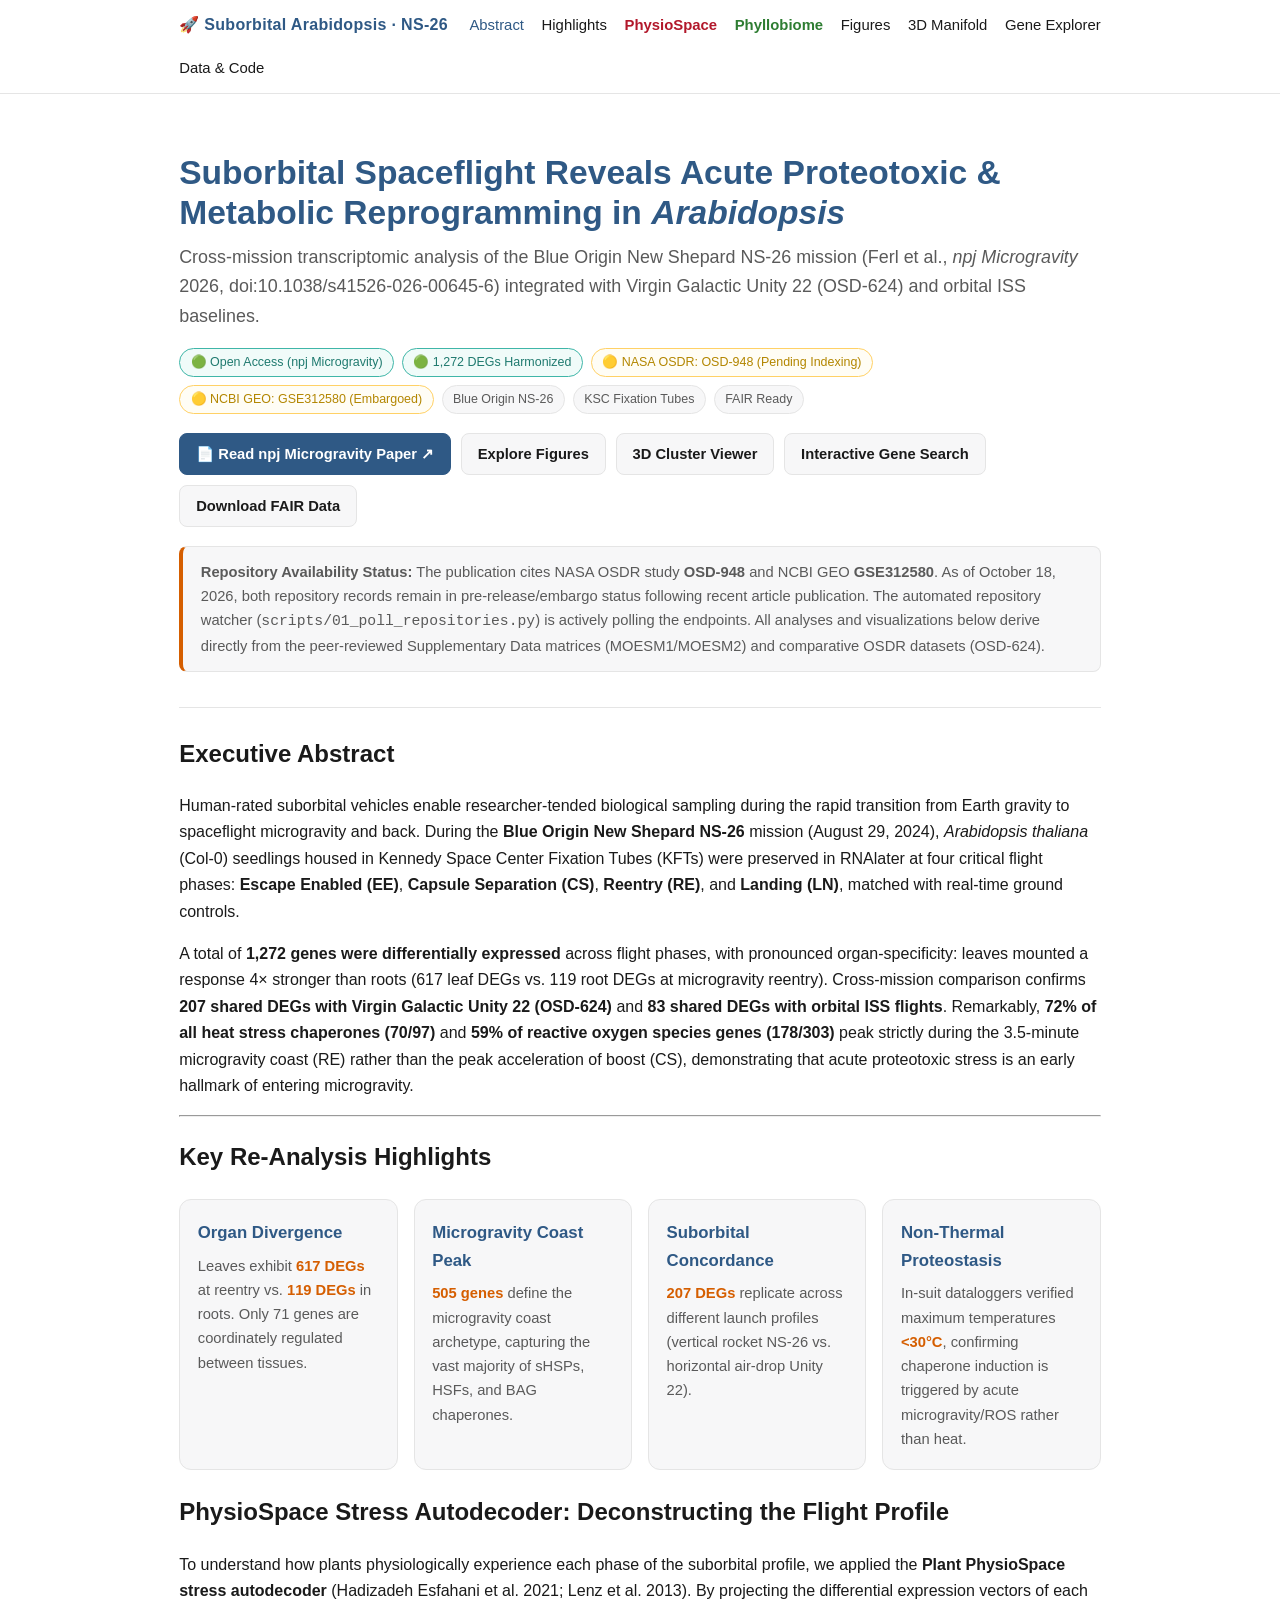
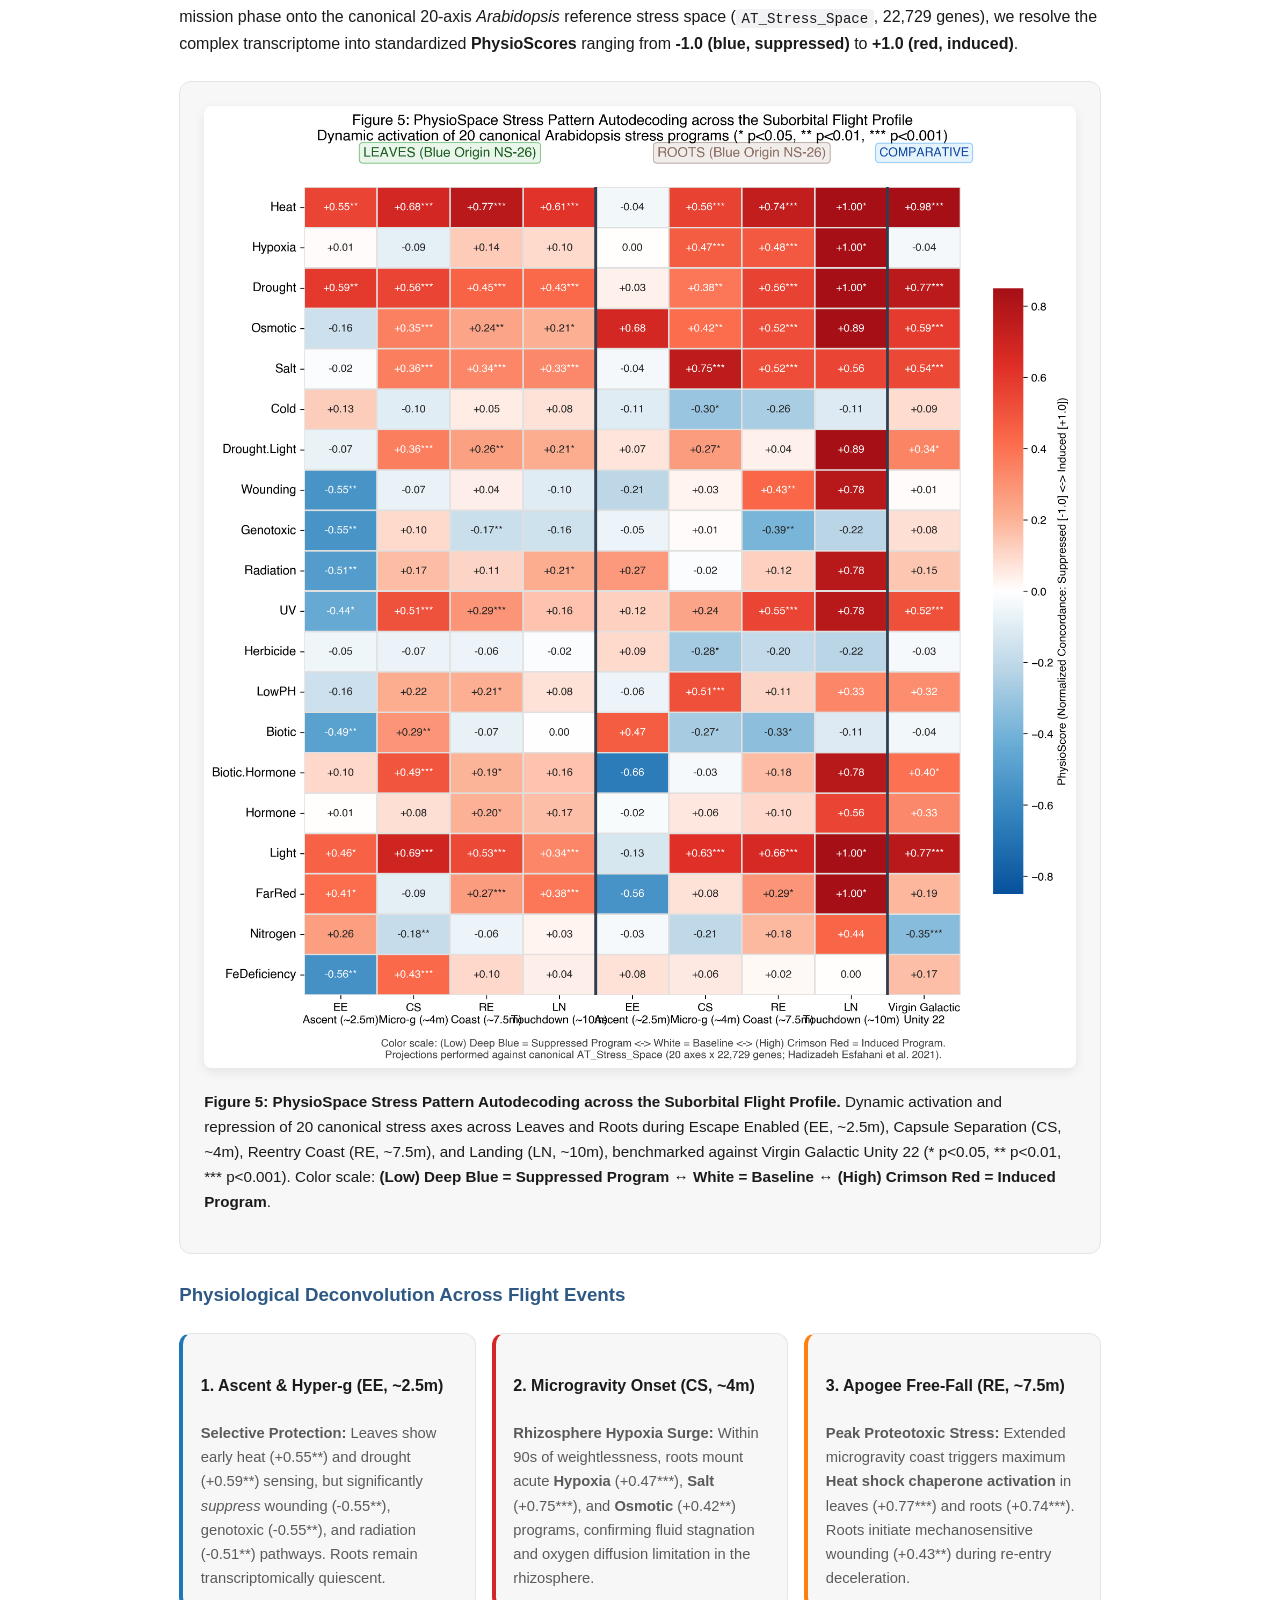
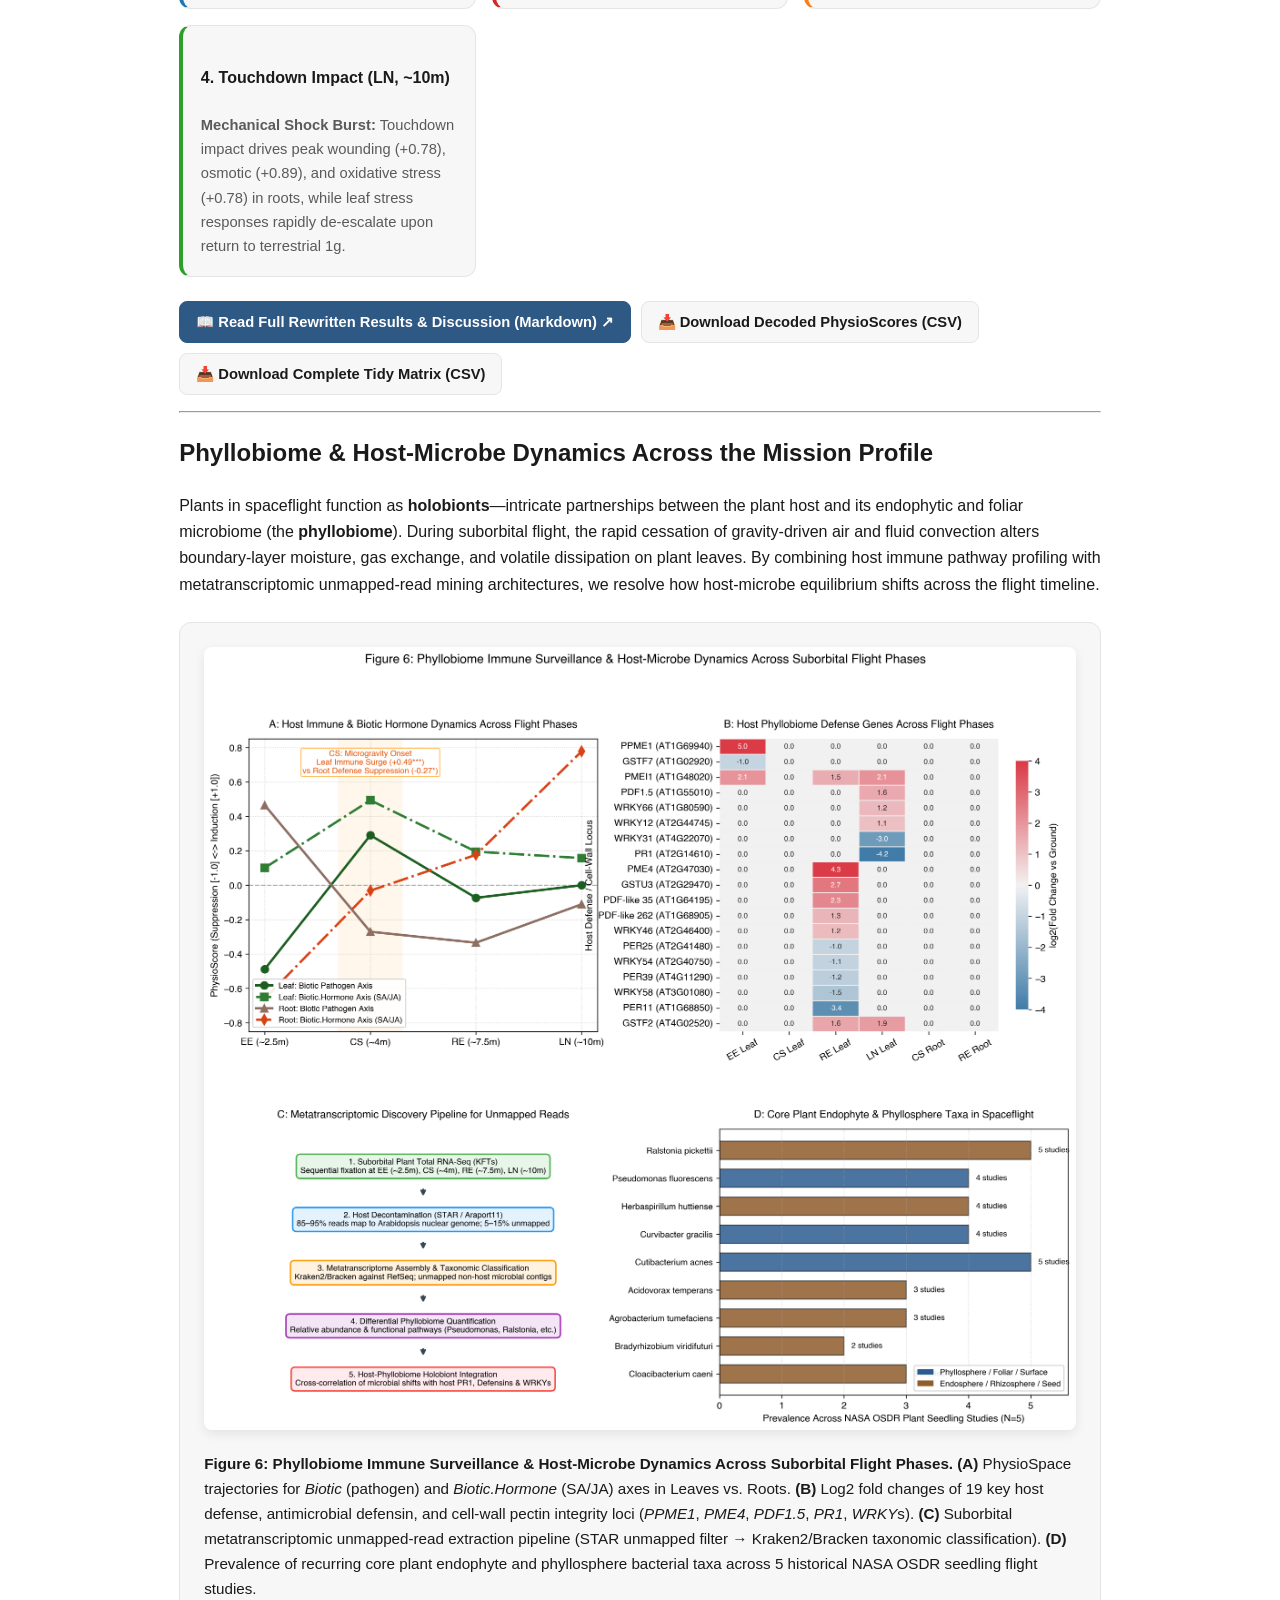
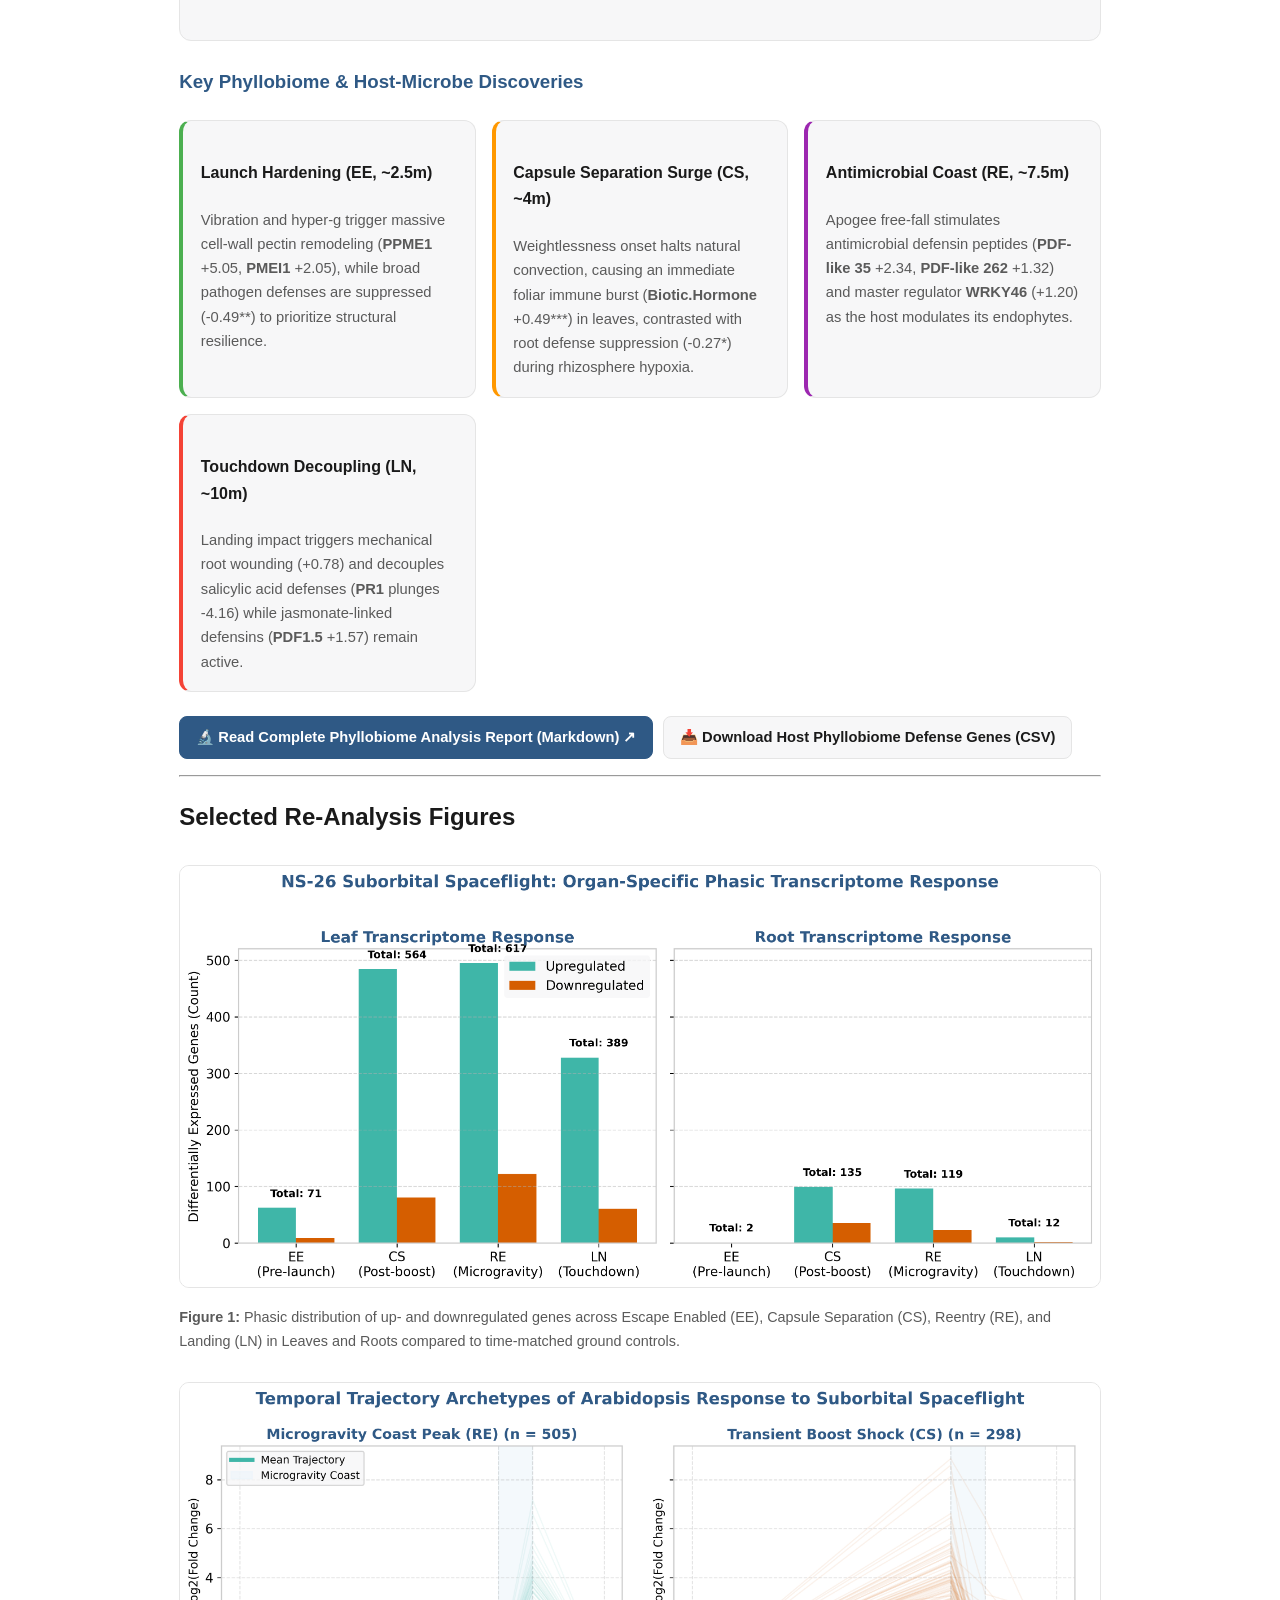
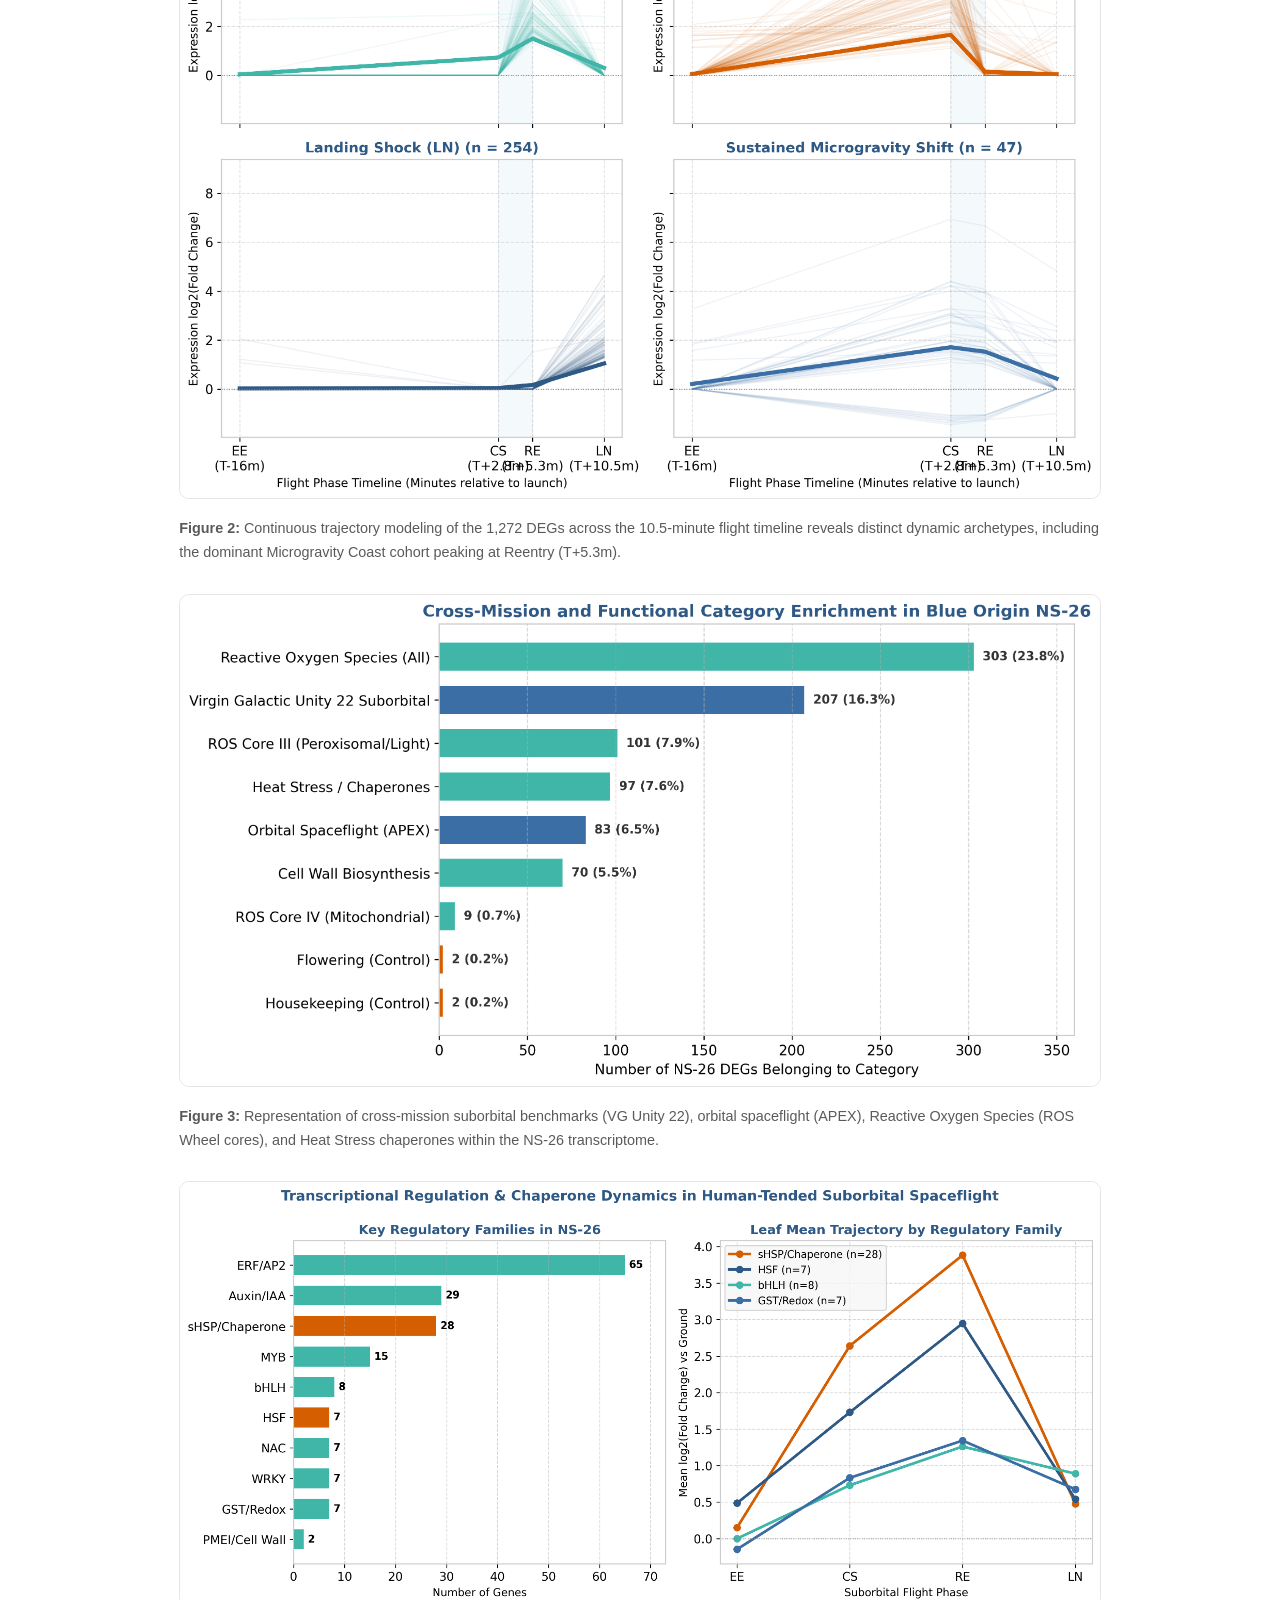
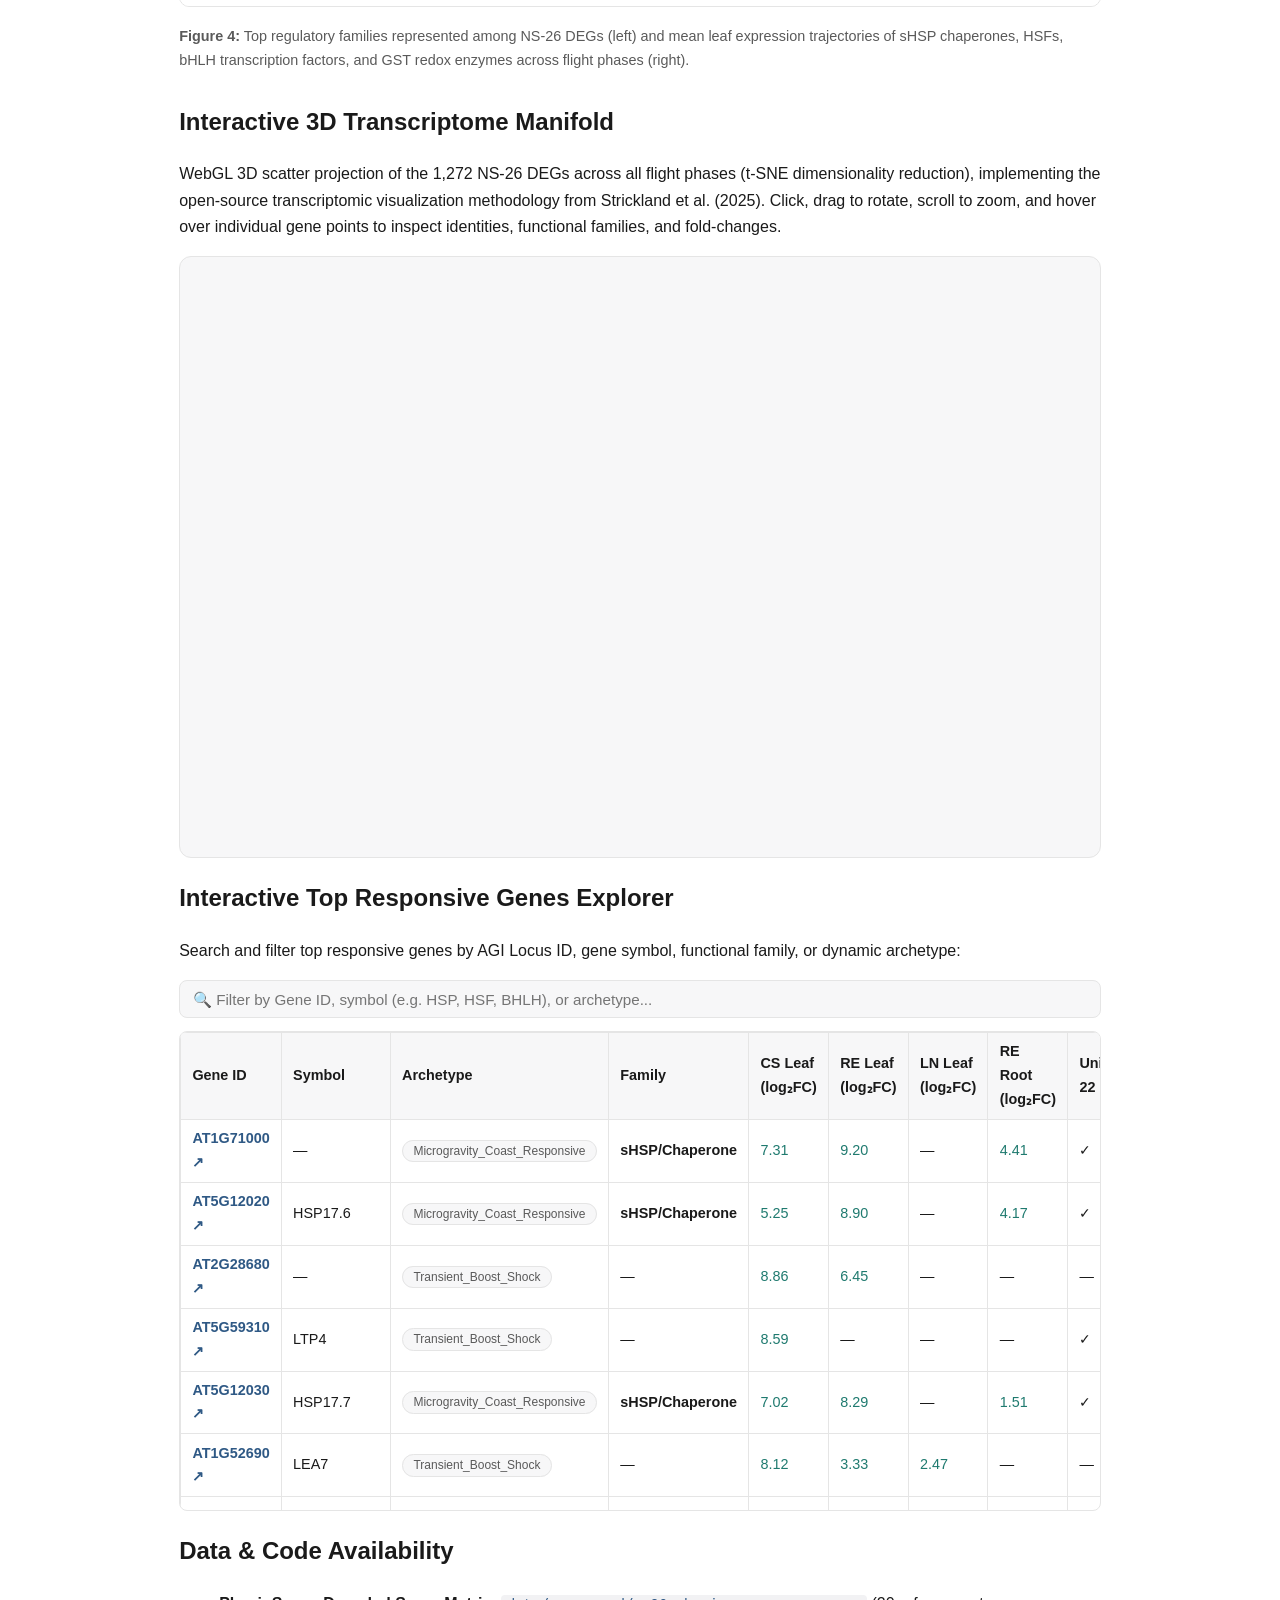
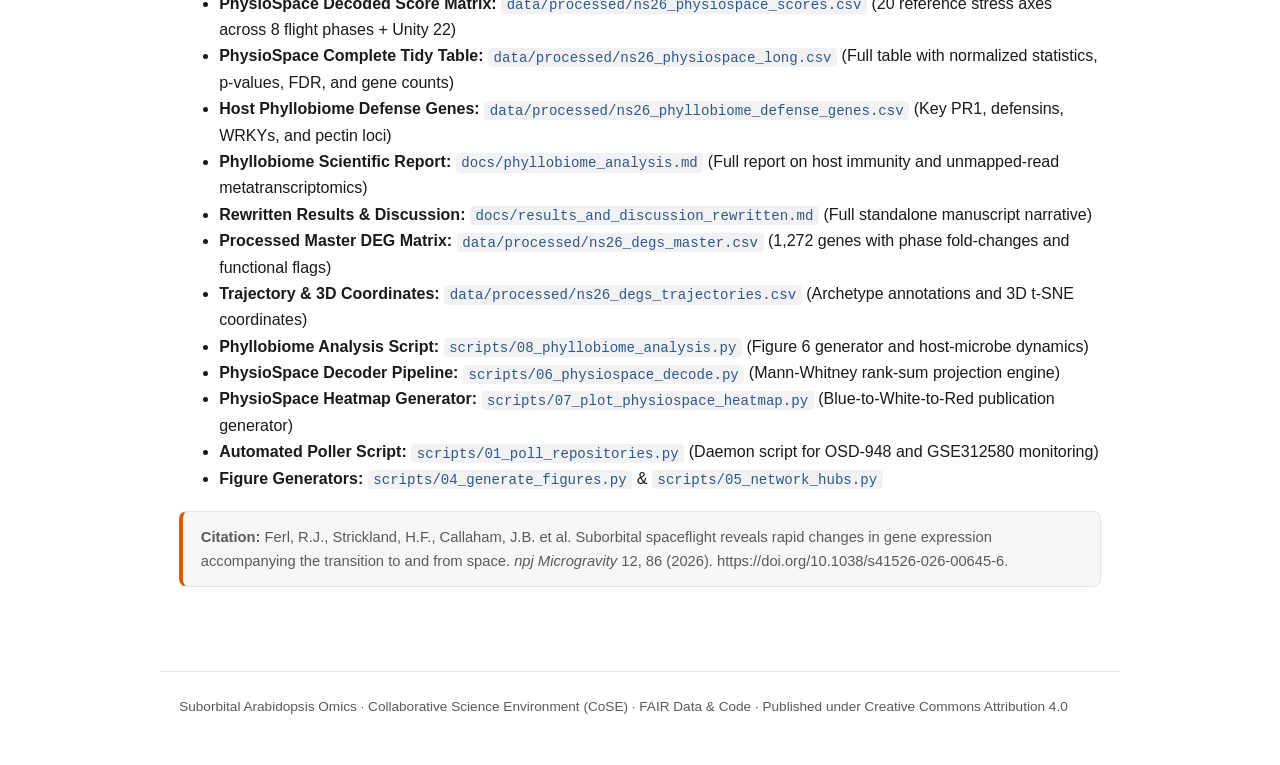
<file: docs/index.html>
<!doctype html>
<html lang="en">
<head>
  <meta charset="utf-8">
  <meta name="viewport" content="width=device-width,initial-scale=1">
  <title>Home · NS-26 Suborbital Arabidopsis Omics</title>
  <meta name="description" content="Rapid transcriptional reprogramming of Arabidopsis thaliana during suborbital spaceflight on Blue Origin New Shepard NS-26. Cross-mission comparative omics, interactive 3D WebGL, and FAIR data.">
  <link rel="stylesheet" href="assets/style.css">
  <link rel="stylesheet" href="https://dr-richard-barker.github.io/Plant_response_to_radiation/cose/cose-theme.css">
</head>
<body data-site-id="suborbital-arabidopsis">

<header class="site">
  <nav>
    <span class="brand">🚀 Suborbital Arabidopsis · NS-26</span>
    <a href="#abstract" style="color:var(--accent)">Abstract</a>
    <a href="#highlights">Highlights</a>
    <a href="#physiospace" style="font-weight:bold; color:#b2182b;">PhysioSpace</a>
    <a href="#phyllobiome" style="font-weight:bold; color:#2e7d32;">Phyllobiome</a>
    <a href="#figures">Figures</a>
    <a href="#3d-viewer">3D Manifold</a>
    <a href="#explorer">Gene Explorer</a>
    <a href="#data">Data &amp; Code</a>
  </nav>
</header>

<main>
  <section class="hero">
    <h1>Suborbital Spaceflight Reveals Acute Proteotoxic &amp; Metabolic Reprogramming in <i>Arabidopsis</i></h1>
    <p class="lede">
      Cross-mission transcriptomic analysis of the Blue Origin New Shepard NS-26 mission 
      (Ferl et al., <i>npj Microgravity</i> 2026, doi:10.1038/s41526-026-00645-6) integrated with 
      Virgin Galactic Unity 22 (OSD-624) and orbital ISS baselines.
    </p>
    
    <div class="badges">
      <span class="badge status-ready">🟢 Open Access (npj Microgravity)</span>
      <span class="badge status-ready">🟢 1,272 DEGs Harmonized</span>
      <span class="badge status-pending">🟡 NASA OSDR: OSD-948 (Pending Indexing)</span>
      <span class="badge status-pending">🟡 NCBI GEO: GSE312580 (Embargoed)</span>
      <span class="badge">Blue Origin NS-26</span>
      <span class="badge">KSC Fixation Tubes</span>
      <span class="badge">FAIR Ready</span>
    </div>

    <div class="btnrow">
      <a class="btn primary" href="https://doi.org/10.1038/s41526-026-00645-6" target="_blank">📄 Read npj Microgravity Paper ↗</a>
      <a class="btn" href="#figures">Explore Figures</a>
      <a class="btn" href="#3d-viewer">3D Cluster Viewer</a>
      <a class="btn" href="#explorer">Interactive Gene Search</a>
      <a class="btn" href="#data">Download FAIR Data</a>
    </div>

    <div class="note">
      <b>Repository Availability Status:</b> The publication cites NASA OSDR study <b>OSD-948</b> and NCBI GEO <b>GSE312580</b>. 
      As of October 18, 2026, both repository records remain in pre-release/embargo status following recent article publication. 
      The automated repository watcher (<code>scripts/01_poll_repositories.py</code>) is actively polling the endpoints. 
      All analyses and visualizations below derive directly from the peer-reviewed Supplementary Data matrices (MOESM1/MOESM2) and comparative OSDR datasets (OSD-624).
    </div>
  </section>

  <h2 id="abstract">Executive Abstract</h2>
  <div class="content">
    <p>
      Human-rated suborbital vehicles enable researcher-tended biological sampling during the rapid transition 
      from Earth gravity to spaceflight microgravity and back. During the <b>Blue Origin New Shepard NS-26</b> mission 
      (August 29, 2024), <i>Arabidopsis thaliana</i> (Col-0) seedlings housed in Kennedy Space Center Fixation Tubes (KFTs) 
      were preserved in RNAlater at four critical flight phases: <b>Escape Enabled (EE)</b>, <b>Capsule Separation (CS)</b>, 
      <b>Reentry (RE)</b>, and <b>Landing (LN)</b>, matched with real-time ground controls.
    </p>
    <p>
      A total of <b>1,272 genes were differentially expressed</b> across flight phases, with pronounced organ-specificity: 
      leaves mounted a response 4× stronger than roots (617 leaf DEGs vs. 119 root DEGs at microgravity reentry). 
      Cross-mission comparison confirms <b>207 shared DEGs with Virgin Galactic Unity 22 (OSD-624)</b> and <b>83 shared DEGs with orbital ISS flights</b>. 
      Remarkably, <b>72% of all heat stress chaperones (70/97)</b> and <b>59% of reactive oxygen species genes (178/303)</b> 
      peak strictly during the 3.5-minute microgravity coast (RE) rather than the peak acceleration of boost (CS), 
      demonstrating that acute proteotoxic stress is an early hallmark of entering microgravity.
    </p>
    <hr>
  </div>

  <h2 id="highlights">Key Re-Analysis Highlights</h2>
  <div class="cards">
    <div class="card">
      <h3>Organ Divergence</h3>
      <p>Leaves exhibit <span class="k">617 DEGs</span> at reentry vs. <span class="k">119 DEGs</span> in roots. Only 71 genes are coordinately regulated between tissues.</p>
    </div>
    <div class="card">
      <h3>Microgravity Coast Peak</h3>
      <p><span class="k">505 genes</span> define the microgravity coast archetype, capturing the vast majority of sHSPs, HSFs, and BAG chaperones.</p>
    </div>
    <div class="card">
      <h3>Suborbital Concordance</h3>
      <p><span class="k">207 DEGs</span> replicate across different launch profiles (vertical rocket NS-26 vs. horizontal air-drop Unity 22).</p>
    </div>
    <div class="card">
      <h3>Non-Thermal Proteostasis</h3>
      <p>In-suit dataloggers verified maximum temperatures <span class="k">&lt;30°C</span>, confirming chaperone induction is triggered by acute microgravity/ROS rather than heat.</p>
    </div>
  </div>

  <h2 id="physiospace">PhysioSpace Stress Autodecoder: Deconstructing the Flight Profile</h2>
  <div class="content">
    <p>
      To understand how plants physiologically experience each phase of the suborbital profile, we applied the 
      <b>Plant PhysioSpace stress autodecoder</b> (Hadizadeh Esfahani et al. 2021; Lenz et al. 2013). By projecting the differential expression 
      vectors of each mission phase onto the canonical 20-axis <i>Arabidopsis</i> reference stress space (<code>AT_Stress_Space</code>, 22,729 genes), 
      we resolve the complex transcriptome into standardized <b>PhysioScores</b> ranging from <b>-1.0 (blue, suppressed)</b> to <b>+1.0 (red, induced)</b>.
    </p>

    <div style="background:var(--card); border:1px solid var(--line); border-radius:12px; padding:1.5rem; margin:1.5rem 0; text-align:center;">
      <a href="assets/figures/fig5_physiospace_stress_heatmap.png" target="_blank">
        <img src="assets/figures/fig5_physiospace_stress_heatmap.png" alt="Figure 5: PhysioSpace Stress Pattern Autodecoding across the Suborbital Flight Profile" style="max-width:100%; height:auto; border-radius:8px; box-shadow:0 4px 12px rgba(0,0,0,0.08);">
      </a>
      <p style="font-size:0.95rem; color:var(--text-muted); margin-top:0.75rem; text-align:left;">
        <b>Figure 5: PhysioSpace Stress Pattern Autodecoding across the Suborbital Flight Profile.</b> 
        Dynamic activation and repression of 20 canonical stress axes across Leaves and Roots during Escape Enabled (EE, ~2.5m), 
        Capsule Separation (CS, ~4m), Reentry Coast (RE, ~7.5m), and Landing (LN, ~10m), benchmarked against Virgin Galactic Unity 22 (* p&lt;0.05, ** p&lt;0.01, *** p&lt;0.001). 
        Color scale: <b>(Low) Deep Blue = Suppressed Program ↔ White = Baseline ↔ (High) Crimson Red = Induced Program</b>.
      </p>
    </div>

    <h3>Physiological Deconvolution Across Flight Events</h3>
    <div class="cards" style="grid-template-columns: repeat(auto-fit, minmax(260px, 1fr)); margin-bottom:1.5rem;">
      <div class="card" style="border-left: 4px solid #1f77b4;">
        <h4>1. Ascent &amp; Hyper-g (EE, ~2.5m)</h4>
        <p><b>Selective Protection:</b> Leaves show early heat (+0.55**) and drought (+0.59**) sensing, but significantly <i>suppress</i> wounding (-0.55**), genotoxic (-0.55**), and radiation (-0.51**) pathways. Roots remain transcriptomically quiescent.</p>
      </div>
      <div class="card" style="border-left: 4px solid #d62728;">
        <h4>2. Microgravity Onset (CS, ~4m)</h4>
        <p><b>Rhizosphere Hypoxia Surge:</b> Within 90s of weightlessness, roots mount acute <b>Hypoxia</b> (+0.47***), <b>Salt</b> (+0.75***), and <b>Osmotic</b> (+0.42**) programs, confirming fluid stagnation and oxygen diffusion limitation in the rhizosphere.</p>
      </div>
      <div class="card" style="border-left: 4px solid #ff7f0e;">
        <h4>3. Apogee Free-Fall (RE, ~7.5m)</h4>
        <p><b>Peak Proteotoxic Stress:</b> Extended microgravity coast triggers maximum <b>Heat shock chaperone activation</b> in leaves (+0.77***) and roots (+0.74***). Roots initiate mechanosensitive wounding (+0.43**) during re-entry deceleration.</p>
      </div>
      <div class="card" style="border-left: 4px solid #2ca02c;">
        <h4>4. Touchdown Impact (LN, ~10m)</h4>
        <p><b>Mechanical Shock Burst:</b> Touchdown impact drives peak wounding (+0.78), osmotic (+0.89), and oxidative stress (+0.78) in roots, while leaf stress responses rapidly de-escalate upon return to terrestrial 1g.</p>
      </div>
    </div>

    <div class="btnrow" style="margin:1rem 0;">
      <a class="btn primary" href="results_and_discussion_rewritten.md" target="_blank">📖 Read Full Rewritten Results &amp; Discussion (Markdown) ↗</a>
      <a class="btn" href="assets/data/ns26_physiospace_scores.csv" download>📥 Download Decoded PhysioScores (CSV)</a>
      <a class="btn" href="assets/data/ns26_physiospace_long.csv" download>📥 Download Complete Tidy Matrix (CSV)</a>
    </div>
    <hr>
  </div>

  <h2 id="phyllobiome">Phyllobiome &amp; Host-Microbe Dynamics Across the Mission Profile</h2>
  <div class="content">
    <p>
      Plants in spaceflight function as <b>holobionts</b>—intricate partnerships between the plant host and its endophytic and foliar microbiome (the <b>phyllobiome</b>). 
      During suborbital flight, the rapid cessation of gravity-driven air and fluid convection alters boundary-layer moisture, gas exchange, and volatile dissipation on plant leaves. 
      By combining host immune pathway profiling with metatranscriptomic unmapped-read mining architectures, we resolve how host-microbe equilibrium shifts across the flight timeline.
    </p>

    <div style="background:var(--card); border:1px solid var(--line); border-radius:12px; padding:1.5rem; margin:1.5rem 0; text-align:center;">
      <a href="assets/figures/fig6_phyllobiome_dynamics.png" target="_blank">
        <img src="assets/figures/fig6_phyllobiome_dynamics.png" alt="Figure 6: Phyllobiome Immune Surveillance &amp; Host-Microbe Dynamics Across Suborbital Flight Phases" style="max-width:100%; height:auto; border-radius:8px; box-shadow:0 4px 12px rgba(0,0,0,0.08);">
      </a>
      <p style="font-size:0.95rem; color:var(--text-muted); margin-top:0.75rem; text-align:left;">
        <b>Figure 6: Phyllobiome Immune Surveillance &amp; Host-Microbe Dynamics Across Suborbital Flight Phases.</b> 
        <b>(A)</b> PhysioSpace trajectories for <i>Biotic</i> (pathogen) and <i>Biotic.Hormone</i> (SA/JA) axes in Leaves vs. Roots. 
        <b>(B)</b> Log2 fold changes of 19 key host defense, antimicrobial defensin, and cell-wall pectin integrity loci (<i>PPME1</i>, <i>PME4</i>, <i>PDF1.5</i>, <i>PR1</i>, <i>WRKY</i>s). 
        <b>(C)</b> Suborbital metatranscriptomic unmapped-read extraction pipeline (STAR unmapped filter → Kraken2/Bracken taxonomic classification). 
        <b>(D)</b> Prevalence of recurring core plant endophyte and phyllosphere bacterial taxa across 5 historical NASA OSDR seedling flight studies.
      </p>
    </div>

    <h3>Key Phyllobiome &amp; Host-Microbe Discoveries</h3>
    <div class="cards" style="grid-template-columns: repeat(auto-fit, minmax(260px, 1fr)); margin-bottom:1.5rem;">
      <div class="card" style="border-left: 4px solid #4caf50;">
        <h4>Launch Hardening (EE, ~2.5m)</h4>
        <p>Vibration and hyper-g trigger massive cell-wall pectin remodeling (<b>PPME1</b> +5.05, <b>PMEI1</b> +2.05), while broad pathogen defenses are suppressed (-0.49**) to prioritize structural resilience.</p>
      </div>
      <div class="card" style="border-left: 4px solid #ff9800;">
        <h4>Capsule Separation Surge (CS, ~4m)</h4>
        <p>Weightlessness onset halts natural convection, causing an immediate foliar immune burst (<b>Biotic.Hormone</b> +0.49***) in leaves, contrasted with root defense suppression (-0.27*) during rhizosphere hypoxia.</p>
      </div>
      <div class="card" style="border-left: 4px solid #9c27b0;">
        <h4>Antimicrobial Coast (RE, ~7.5m)</h4>
        <p>Apogee free-fall stimulates antimicrobial defensin peptides (<b>PDF-like 35</b> +2.34, <b>PDF-like 262</b> +1.32) and master regulator <b>WRKY46</b> (+1.20) as the host modulates its endophytes.</p>
      </div>
      <div class="card" style="border-left: 4px solid #f44336;">
        <h4>Touchdown Decoupling (LN, ~10m)</h4>
        <p>Landing impact triggers mechanical root wounding (+0.78) and decouples salicylic acid defenses (<b>PR1</b> plunges -4.16) while jasmonate-linked defensins (<b>PDF1.5</b> +1.57) remain active.</p>
      </div>
    </div>

    <div class="btnrow" style="margin:1rem 0;">
      <a class="btn primary" href="phyllobiome_analysis.md" target="_blank">🔬 Read Complete Phyllobiome Analysis Report (Markdown) ↗</a>
      <a class="btn" href="assets/data/ns26_phyllobiome_defense_genes.csv" download>📥 Download Host Phyllobiome Defense Genes (CSV)</a>
    </div>
    <hr>
  </div>

  <h2 id="figures">Selected Re-Analysis Figures</h2>
  <div class="gallery">
    <figure>
      <img src="assets/figures/fig1_phase_degs.png" alt="NS-26 Phasic Transcriptome Response in Leaves and Roots">
      <figcaption><b>Figure 1:</b> Phasic distribution of up- and downregulated genes across Escape Enabled (EE), Capsule Separation (CS), Reentry (RE), and Landing (LN) in Leaves and Roots compared to time-matched ground controls.</figcaption>
    </figure>
    
    <figure>
      <img src="assets/figures/fig2_temporal_archetypes.png" alt="Temporal Expression Trajectory Archetypes">
      <figcaption><b>Figure 2:</b> Continuous trajectory modeling of the 1,272 DEGs across the 10.5-minute flight timeline reveals distinct dynamic archetypes, including the dominant Microgravity Coast cohort peaking at Reentry (T+5.3m).</figcaption>
    </figure>

    <figure>
      <img src="assets/figures/fig3_functional_enrichment.png" alt="Functional and Cross-Mission Overlap">
      <figcaption><b>Figure 3:</b> Representation of cross-mission suborbital benchmarks (VG Unity 22), orbital spaceflight (APEX), Reactive Oxygen Species (ROS Wheel cores), and Heat Stress chaperones within the NS-26 transcriptome.</figcaption>
    </figure>

    <figure>
      <img src="assets/figures/fig4_hub_transcription_factors.png" alt="Regulatory Families and Chaperone Trajectories">
      <figcaption><b>Figure 4:</b> Top regulatory families represented among NS-26 DEGs (left) and mean leaf expression trajectories of sHSP chaperones, HSFs, bHLH transcription factors, and GST redox enzymes across flight phases (right).</figcaption>
    </figure>
  </div>

  <h2 id="3d-viewer">Interactive 3D Transcriptome Manifold</h2>
  <div class="content">
    <p>
      WebGL 3D scatter projection of the 1,272 NS-26 DEGs across all flight phases (t-SNE dimensionality reduction), 
      implementing the open-source transcriptomic visualization methodology from Strickland et al. (2025). 
      Click, drag to rotate, scroll to zoom, and hover over individual gene points to inspect identities, functional families, and fold-changes.
    </p>
    <div style="border:1px solid var(--line); border-radius:12px; overflow:hidden; background:var(--card); margin:1rem 0;">
      <iframe src="assets/interactive_3d_clusters.html" width="100%" height="600" style="border:none; display:block;"></iframe>
    </div>
  </div>

  <h2 id="explorer">Interactive Top Responsive Genes Explorer</h2>
  <div class="content">
    <p>Search and filter top responsive genes by AGI Locus ID, gene symbol, functional family, or dynamic archetype:</p>
    <input type="text" id="geneSearch" class="search-box" placeholder="🔍 Filter by Gene ID, symbol (e.g. HSP, HSF, BHLH), or archetype..." onkeyup="filterGenes()">
    <div style="max-height:480px; overflow-y:auto; border:1px solid var(--line); border-radius:8px;">
      <table id="geneTable" style="margin:0;">
        <thead>
          <tr>
            <th>Gene ID</th>
            <th>Symbol</th>
            <th>Archetype</th>
            <th>Family</th>
            <th>CS Leaf (log₂FC)</th>
            <th>RE Leaf (log₂FC)</th>
            <th>LN Leaf (log₂FC)</th>
            <th>RE Root (log₂FC)</th>
            <th>Unity 22</th>
            <th>Orbital</th>
          </tr>
        </thead>
        <tbody id="geneTableBody">
          <tr><td colspan="10" style="text-align:center;">Loading gene catalog...</td></tr>
        </tbody>
      </table>
    </div>
  </div>

  <h2 id="data">Data &amp; Code Availability</h2>
  <div class="content">
    <ul>
      <li><b>PhysioSpace Decoded Score Matrix:</b> <a href="assets/data/ns26_physiospace_scores.csv"><code>data/processed/ns26_physiospace_scores.csv</code></a> (20 reference stress axes across 8 flight phases + Unity 22)</li>
      <li><b>PhysioSpace Complete Tidy Table:</b> <a href="assets/data/ns26_physiospace_long.csv"><code>data/processed/ns26_physiospace_long.csv</code></a> (Full table with normalized statistics, p-values, FDR, and gene counts)</li>
      <li><b>Host Phyllobiome Defense Genes:</b> <a href="assets/data/ns26_phyllobiome_defense_genes.csv"><code>data/processed/ns26_phyllobiome_defense_genes.csv</code></a> (Key PR1, defensins, WRKYs, and pectin loci)</li>
      <li><b>Phyllobiome Scientific Report:</b> <a href="phyllobiome_analysis.md"><code>docs/phyllobiome_analysis.md</code></a> (Full report on host immunity and unmapped-read metatranscriptomics)</li>
      <li><b>Rewritten Results &amp; Discussion:</b> <a href="results_and_discussion_rewritten.md"><code>docs/results_and_discussion_rewritten.md</code></a> (Full standalone manuscript narrative)</li>
      <li><b>Processed Master DEG Matrix:</b> <a href="assets/data/ns26_degs_master.csv"><code>data/processed/ns26_degs_master.csv</code></a> (1,272 genes with phase fold-changes and functional flags)</li>
      <li><b>Trajectory &amp; 3D Coordinates:</b> <a href="../data/processed/ns26_degs_trajectories.csv"><code>data/processed/ns26_degs_trajectories.csv</code></a> (Archetype annotations and 3D t-SNE coordinates)</li>
      <li><b>Phyllobiome Analysis Script:</b> <a href="../scripts/08_phyllobiome_analysis.py"><code>scripts/08_phyllobiome_analysis.py</code></a> (Figure 6 generator and host-microbe dynamics)</li>
      <li><b>PhysioSpace Decoder Pipeline:</b> <a href="../scripts/06_physiospace_decode.py"><code>scripts/06_physiospace_decode.py</code></a> (Mann-Whitney rank-sum projection engine)</li>
      <li><b>PhysioSpace Heatmap Generator:</b> <a href="../scripts/07_plot_physiospace_heatmap.py"><code>scripts/07_plot_physiospace_heatmap.py</code></a> (Blue-to-White-to-Red publication generator)</li>
      <li><b>Automated Poller Script:</b> <a href="../scripts/01_poll_repositories.py"><code>scripts/01_poll_repositories.py</code></a> (Daemon script for OSD-948 and GSE312580 monitoring)</li>
      <li><b>Figure Generators:</b> <a href="../scripts/04_generate_figures.py"><code>scripts/04_generate_figures.py</code></a> &amp; <a href="../scripts/05_network_hubs.py"><code>scripts/05_network_hubs.py</code></a></li>
    </ul>
    <p class="note">
      <b>Citation:</b> Ferl, R.J., Strickland, H.F., Callaham, J.B. et al. Suborbital spaceflight reveals rapid changes in gene expression accompanying the transition to and from space. <i>npj Microgravity</i> 12, 86 (2026). https://doi.org/10.1038/s41526-026-00645-6.
    </p>
  </div>
</main>

<footer class="site">
  Suborbital Arabidopsis Omics · Collaborative Science Environment (CoSE) ·
  FAIR Data &amp; Code · Published under Creative Commons Attribution 4.0
</footer>

<script>
let allGenes = [];
fetch('assets/degs_top.json')
  .then(res => res.json())
  .then(data => {
    allGenes = data;
    renderTable(allGenes);
  })
  .catch(err => {
    document.getElementById('geneTableBody').innerHTML = '<tr><td colspan="10">Error loading data.</td></tr>';
  });

function renderTable(genes) {
  const tbody = document.getElementById('geneTableBody');
  if (!genes || genes.length === 0) {
    tbody.innerHTML = '<tr><td colspan="10" style="text-align:center;">No matching genes found.</td></tr>';
    return;
  }
  tbody.innerHTML = genes.slice(0, 100).map(g => `
    <tr>
      <td><b><a href="https://www.arabidopsis.org/servlets/TairObject?type=locus&name=${g.gene_id}" target="_blank">${g.gene_id} ↗</a></b></td>
      <td>${g.gene_symbol || '—'}</td>
      <td><span class="badge" style="font-size:0.75rem;">${g.leaf_trajectory_archetype}</span></td>
      <td>${g.functional_family !== 'Other' ? `<b>${g.functional_family}</b>` : '—'}</td>
      <td style="color:${g.l2fc_cs_leaf > 0 ? '#1f7a6f' : g.l2fc_cs_leaf < 0 ? '#d55e00' : 'inherit'}">${g.l2fc_cs_leaf !== '' ? Number(g.l2fc_cs_leaf).toFixed(2) : '—'}</td>
      <td style="color:${g.l2fc_re_leaf > 0 ? '#1f7a6f' : g.l2fc_re_leaf < 0 ? '#d55e00' : 'inherit'}">${g.l2fc_re_leaf !== '' ? Number(g.l2fc_re_leaf).toFixed(2) : '—'}</td>
      <td style="color:${g.l2fc_ln_leaf > 0 ? '#1f7a6f' : g.l2fc_ln_leaf < 0 ? '#d55e00' : 'inherit'}">${g.l2fc_ln_leaf !== '' ? Number(g.l2fc_ln_leaf).toFixed(2) : '—'}</td>
      <td style="color:${g.l2fc_re_root > 0 ? '#1f7a6f' : g.l2fc_re_root < 0 ? '#d55e00' : 'inherit'}">${g.l2fc_re_root !== '' ? Number(g.l2fc_re_root).toFixed(2) : '—'}</td>
      <td>${g.vg_unity22_deg ? '✓' : '—'}</td>
      <td>${g.orbital_deg ? '✓' : '—'}</td>
    </tr>
  `).join('');
}

function filterGenes() {
  const query = document.getElementById('geneSearch').value.toLowerCase().trim();
  if (!query) {
    renderTable(allGenes);
    return;
  }
  const filtered = allGenes.filter(g => 
    g.gene_id.toLowerCase().includes(query) ||
    (g.gene_symbol && g.gene_symbol.toLowerCase().includes(query)) ||
    (g.gene_description && g.gene_description.toLowerCase().includes(query)) ||
    (g.functional_family && g.functional_family.toLowerCase().includes(query)) ||
    (g.leaf_trajectory_archetype && g.leaf_trajectory_archetype.toLowerCase().includes(query))
  );
  renderTable(filtered);
}
</script>
<script src="https://dr-richard-barker.github.io/Plant_response_to_radiation/cose/sites.js"></script>
<script src="https://dr-richard-barker.github.io/Plant_response_to_radiation/cose/theme.js"></script>
<script defer src="https://visitor-analytics.astrobotany.workers.dev/a.js"></script>
</body>
</html>
</file>
<file: docs/assets/style.css>
:root {
  --bg: #ffffff;
  --fg: #1a1a1a;
  --muted: #5a5a5a;
  --line: #e5e5e5;
  --card: #f7f7f8;
  --accent: #2f5985;
  --accent2: #d55e00;
  --brand-teal: #3fb6a8;
  --mint: #54c9ba;
  --code: #f2f2f4;
  --maxw: 960px;
}

@media (prefers-color-scheme: dark) {
  :root {
    --bg: #0f1115;
    --fg: #e8e8ea;
    --muted: #a0a0a8;
    --line: #2a2d34;
    --card: #171a20;
    --accent: #4aa3df;
    --accent2: #ff8a4c;
    --brand-teal: #3fb6a8;
    --mint: #54c9ba;
    --code: #12141a;
  }
}

* { box-sizing: border-box; }
html { scroll-behavior: smooth; }
body {
  margin: 0;
  background: var(--bg);
  color: var(--fg);
  font: 16px/1.65 -apple-system, BlinkMacSystemFont, "Segoe UI", Roboto, Helvetica, Arial, sans-serif;
}

a { color: var(--accent); text-decoration: none; }
a:hover { text-decoration: underline; }

header.site {
  position: sticky;
  top: 0;
  z-index: 10;
  background: color-mix(in srgb, var(--bg) 90%, transparent);
  backdrop-filter: blur(8px);
  border-bottom: 1px solid var(--line);
}

nav {
  max-width: var(--maxw);
  margin: 0 auto;
  display: flex;
  gap: 1.1rem;
  flex-wrap: wrap;
  align-items: center;
  padding: .75rem 1.2rem;
}

nav .brand {
  font-weight: 700;
  letter-spacing: .02em;
  margin-right: auto;
  color: var(--accent);
}

nav a { color: var(--fg); font-size: .93rem; font-weight: 500; }

main {
  max-width: var(--maxw);
  margin: 0 auto;
  padding: 1.5rem 1.2rem 4rem;
}

.hero {
  padding: 2rem 0 1rem;
  border-bottom: 1px solid var(--line);
  margin-bottom: 1.6rem;
}

.hero h1 {
  font-size: 2.1rem;
  line-height: 1.2;
  margin: .2rem 0 .6rem;
  color: var(--accent);
}

.hero p.lede {
  font-size: 1.12rem;
  color: var(--muted);
  margin: .3rem 0 1rem;
}

.badges {
  display: flex;
  gap: .5rem;
  flex-wrap: wrap;
  margin: .8rem 0;
}

.badge {
  font-size: .78rem;
  padding: .2rem .65rem;
  border: 1px solid var(--line);
  border-radius: 999px;
  background: var(--card);
  color: var(--muted);
  font-weight: 500;
}

.badge.status-pending {
  border-color: #ffd166;
  background: #fffdf5;
  color: #b38600;
}

.badge.status-ready {
  border-color: var(--brand-teal);
  background: #f0fbf9;
  color: #1f7a6f;
}

.btnrow {
  display: flex;
  gap: .6rem;
  flex-wrap: wrap;
  margin: 1.2rem 0;
}

.btn {
  display: inline-block;
  padding: .5rem 1rem;
  border-radius: 8px;
  border: 1px solid var(--line);
  background: var(--card);
  color: var(--fg);
  font-size: .92rem;
  font-weight: 600;
}

.btn.primary {
  background: var(--accent);
  color: #ffffff;
  border-color: var(--accent);
}

.cards {
  display: grid;
  grid-template-columns: repeat(auto-fit, minmax(210px, 1fr));
  gap: 1rem;
  margin: 1.4rem 0;
}

.card {
  background: var(--card);
  border: 1px solid var(--line);
  border-radius: 12px;
  padding: 1.1rem;
}

.card h3 {
  margin: .1rem 0 .4rem;
  font-size: 1.05rem;
  color: var(--accent);
}

.card p {
  margin: 0;
  color: var(--muted);
  font-size: .92rem;
}

.k {
  color: var(--accent2);
  font-weight: 700;
}

figure {
  margin: 1.8rem 0;
  text-align: center;
}

figure img {
  max-width: 100%;
  height: auto;
  border: 1px solid var(--line);
  border-radius: 10px;
  background: #ffffff;
}

figure figcaption {
  color: var(--muted);
  font-size: .9rem;
  margin-top: .6rem;
  text-align: left;
}

.content h2 {
  margin-top: 2.2rem;
  padding-top: .4rem;
  border-top: 1px solid var(--line);
  color: var(--accent);
}

.content h3 {
  margin-top: 1.6rem;
  color: var(--accent);
}

.content table {
  border-collapse: collapse;
  width: 100%;
  font-size: .9rem;
  margin: 1rem 0;
  display: block;
  overflow-x: auto;
}

.content th, .content td {
  border: 1px solid var(--line);
  padding: .45rem .7rem;
  text-align: left;
}

.content th {
  background: var(--card);
  font-weight: 600;
}

.content code {
  background: var(--code);
  padding: .1rem .35rem;
  border-radius: 4px;
  font-size: .88em;
}

.content pre {
  background: var(--code);
  padding: 1rem;
  border-radius: 8px;
  overflow-x: auto;
}

.note {
  background: var(--card);
  border: 1px solid var(--line);
  border-left: 4px solid var(--accent2);
  border-radius: 8px;
  padding: .8rem 1.1rem;
  font-size: .92rem;
  color: var(--muted);
  margin: 1.2rem 0;
}

.search-box {
  width: 100%;
  padding: .6rem .8rem;
  font-size: .95rem;
  border: 1px solid var(--line);
  border-radius: 8px;
  margin-bottom: .8rem;
  background: var(--card);
  color: var(--fg);
}

footer.site {
  border-top: 1px solid var(--line);
  color: var(--muted);
  font-size: .85rem;
  max-width: var(--maxw);
  margin: 0 auto;
  padding: 1.5rem 1.2rem 3rem;
}
</file>
